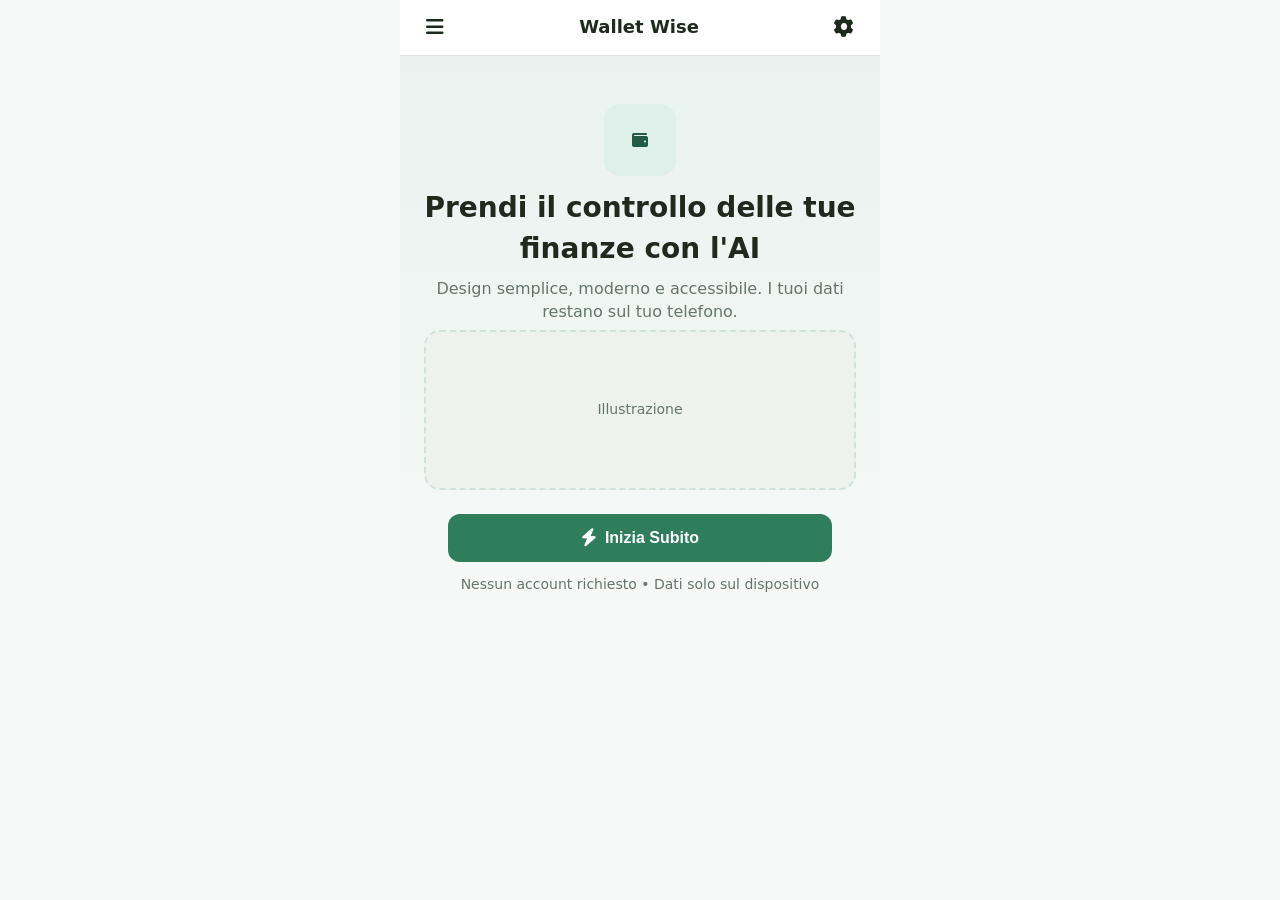
<file: design/index.html>
<!doctype html>
<html lang="it">
<head>
  <meta charset="utf-8" />
  <meta name="viewport" content="width=device-width, initial-scale=1" />
  <title>Wallet Wise - Welcome</title>
  <link rel="stylesheet" href="style.css" />
  <link rel="stylesheet" href="https://cdnjs.cloudflare.com/ajax/libs/font-awesome/6.5.2/css/all.min.css"/>
  <script defer src="app.js"></script>
</head>
<body>
  <a class="skip-link" href="#main">Salta al contenuto</a>
  <div class="app">
    <header class="topbar" role="banner" aria-label="Intestazione app">
      <button class="icon-btn" aria-label="Menu" onclick="location.href='settings.html'"><i class="fa-solid fa-bars"></i></button>
      <div class="title">Wallet Wise</div>
      <div class="header-actions">
        <button class="icon-btn" aria-label="Impostazioni" onclick="location.href='settings.html'"><i class="fa-solid fa-gear"></i></button>
      </div>
    </header>

    <main id="main">
  <section class="hero reveal" aria-labelledby="welcome-title">
        <div class="logo" aria-hidden="true"><i class="fa-solid fa-wallet" aria-hidden="true"></i></div>
        <h1 id="welcome-title">Prendi il controllo delle tue finanze con l'AI</h1>
        <p>Design semplice, moderno e accessibile. I tuoi dati restano sul tuo telefono.</p>
  <div class="illustration skeleton" role="img" aria-label="Persona che guarda un telefono con grafici positivi">
          Illustrazione
        </div>
        <div class="container">
          <button class="btn btn-primary btn-block" onclick="location.href='onboarding-features.html'"><i class="fa-solid fa-bolt"></i> Inizia Subito</button>
          <p class="center small mt-12">Nessun account richiesto • Dati solo sul dispositivo</p>
        </div>
      </section>
    </main>
  </div>
</body>
</html>
</file>
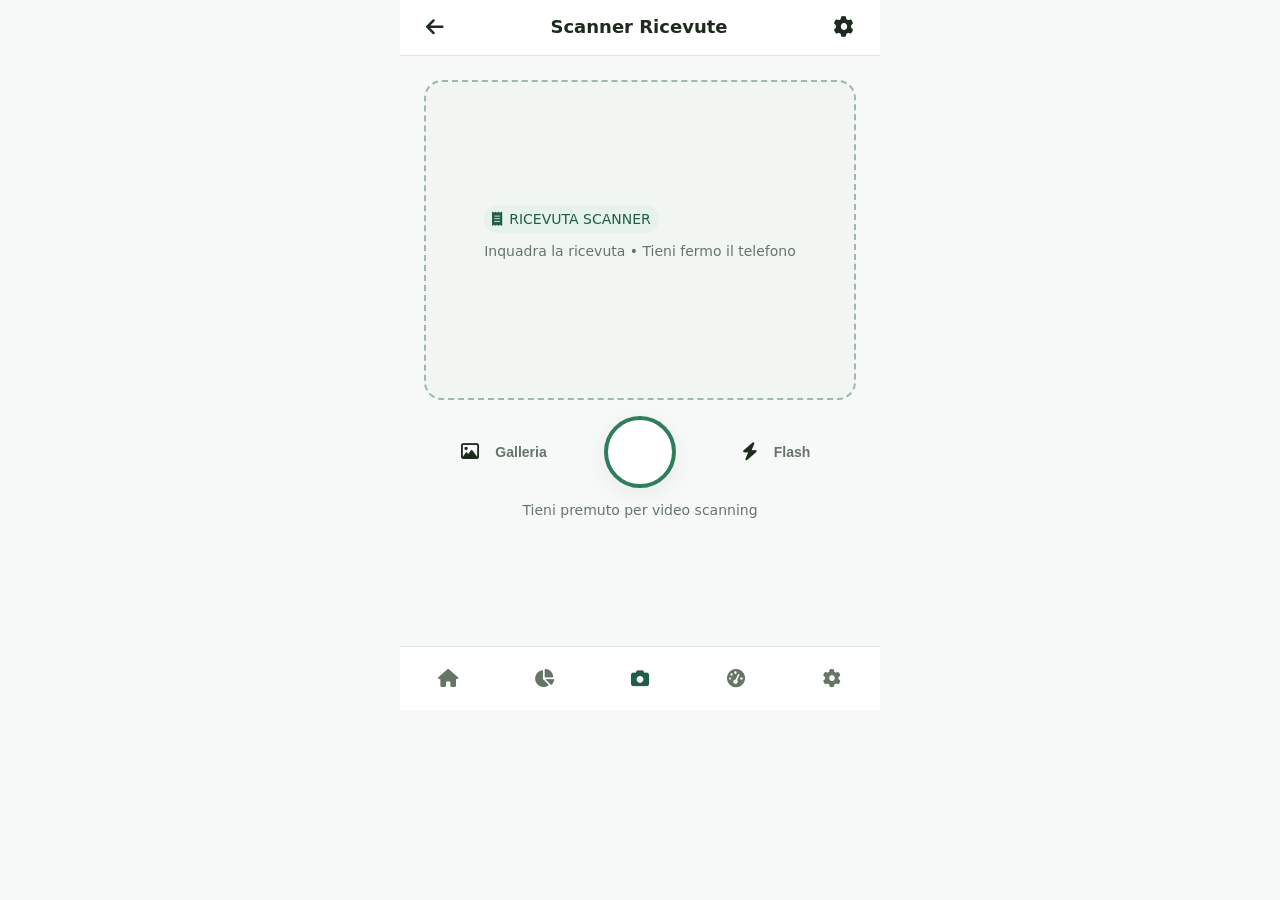
<file: design/camera-ocr.html>
<!doctype html>
<html lang="it">
<head>
  <meta charset="utf-8" />
  <meta name="viewport" content="width=device-width, initial-scale=1" />
  <title>Fotocamera OCR</title>
  <link rel="stylesheet" href="style.css" />
  <link rel="stylesheet" href="https://cdnjs.cloudflare.com/ajax/libs/font-awesome/6.5.2/css/all.min.css"/>
  <script defer src="app.js"></script>
</head>
<body>
  <a class="skip-link" href="#main">Salta al contenuto</a>
  <div class="app">
    <header class="topbar">
      <button class="icon-btn" aria-label="Indietro" onclick="history.back()"><i class="fa-solid fa-arrow-left"></i></button>
      <div class="title">Scanner Ricevute</div>
      <button class="icon-btn" aria-label="Impostazioni"><i class="fa-solid fa-gear"></i></button>
    </header>

  <main id="main" class="container">
    <div class="viewfinder reveal" role="img" aria-label="Inquadra la ricevuta all'interno del riquadro guida">
        <div>
          <div class="badge"><i class="fa-solid fa-receipt" aria-hidden="true"></i> RICEVUTA SCANNER</div>
      <p class="small center mt-8">Inquadra la ricevuta • Tieni fermo il telefono</p>
        </div>
      </div>

    <div class="controls-row reveal" aria-label="Controlli fotocamera">
        <button class="btn btn-ghost" aria-label="Apri galleria"><i class="fa-regular fa-image"></i><br><span class="small">Galleria</span></button>
        <button class="capture-btn" aria-label="Scatta foto"></button>
        <button class="btn btn-ghost" aria-label="Attiva/disattiva flash"><i class="fa-solid fa-bolt"></i><br><span class="small">Flash</span></button>
      </div>

    <p class="small center mt-12">Tieni premuto per video scanning</p>
      <div class="bottom-space"></div>
    </main>

    <nav class="bottom-nav" role="navigation" aria-label="Navigazione inferiore">
      <a href="dashboard.html" aria-label="Home"><i class="fa-solid fa-house"></i><span class="visually-hidden">Home</span></a>
      <a href="report.html" aria-label="Report"><i class="fa-solid fa-chart-pie"></i><span class="visually-hidden">Report</span></a>
      <a href="camera-ocr.html" aria-current="page" aria-label="Fotocamera"><i class="fa-solid fa-camera"></i><span class="visually-hidden">Fotocamera</span></a>
      <a href="health-score.html" aria-label="Health Score"><i class="fa-solid fa-gauge-high"></i><span class="visually-hidden">Health Score</span></a>
      <a href="settings.html" aria-label="Impostazioni"><i class="fa-solid fa-gear"></i><span class="visually-hidden">Impostazioni</span></a>
    </nav>
  </div>
</body>
</html>
</file>
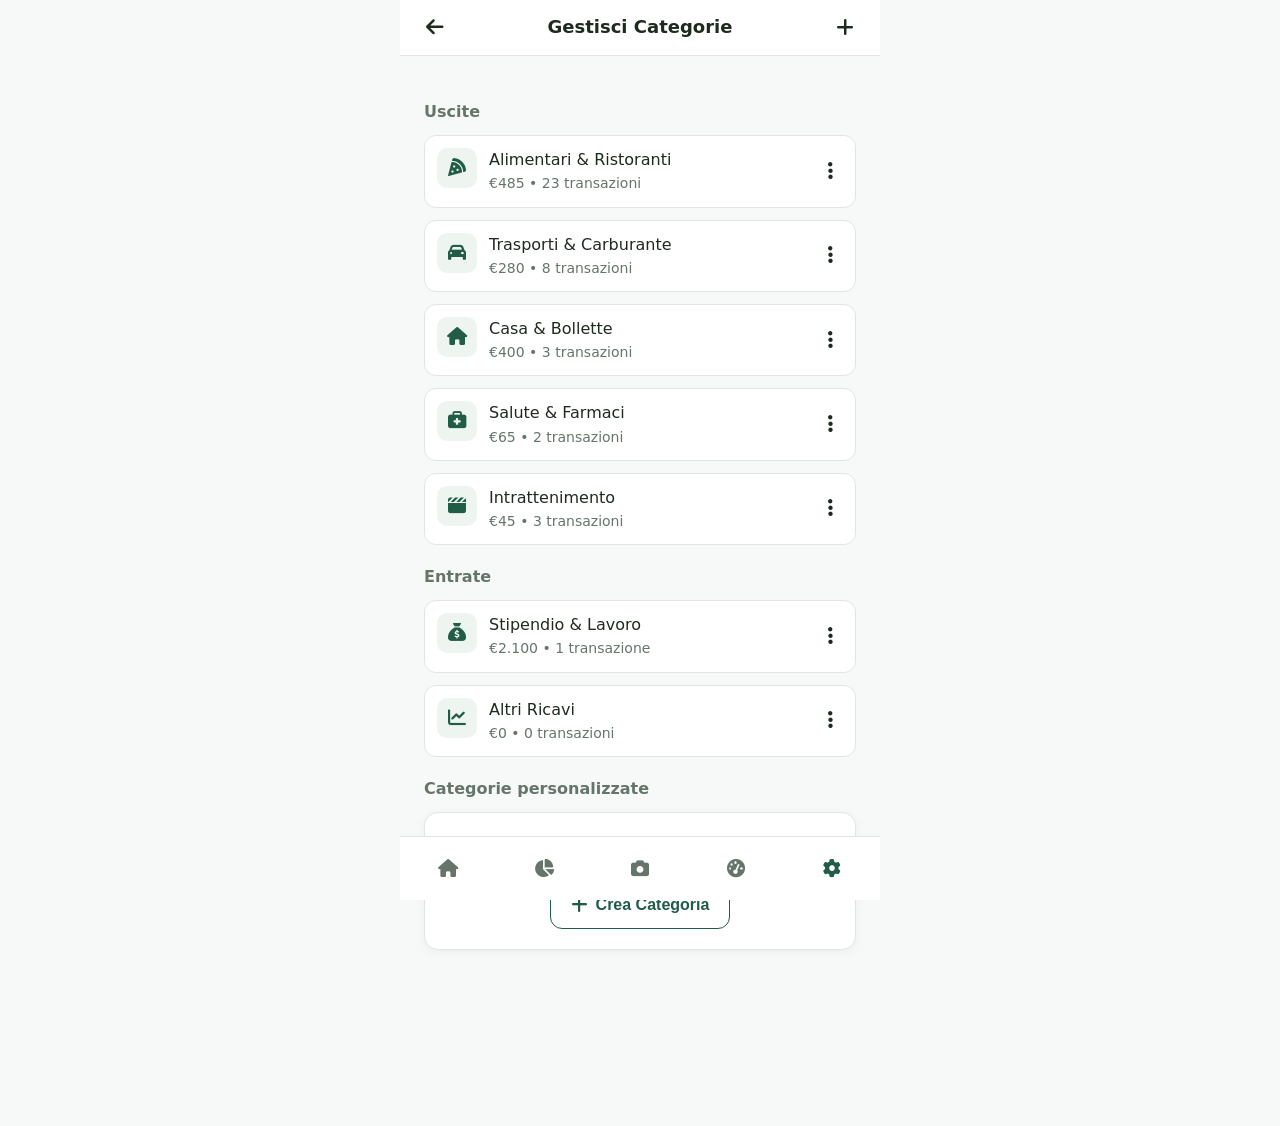
<file: design/categories.html>
<!doctype html>
<html lang="it">
<head>
  <meta charset="utf-8" />
  <meta name="viewport" content="width=device-width, initial-scale=1" />
  <title>Gestisci Categorie</title>
  <link rel="stylesheet" href="style.css" />
  <link rel="stylesheet" href="https://cdnjs.cloudflare.com/ajax/libs/font-awesome/6.5.2/css/all.min.css"/>
  <script defer src="app.js"></script>
</head>
<body>
  <a class="skip-link" href="#main">Salta al contenuto</a>
  <div class="app">
    <header class="topbar">
      <button class="icon-btn" aria-label="Indietro" onclick="history.back()"><i class="fa-solid fa-arrow-left"></i></button>
      <div class="title">Gestisci Categorie</div>
      <button class="icon-btn" aria-label="Aggiungi" onclick="alert('Crea categoria')"><i class="fa-solid fa-plus"></i></button>
    </header>

    <main id="main" class="container">
  <h2 class="section-title">Uscite</h2>
      <section class="list reveal">
        <div class="list-item" data-i="0">
          <div class="icon"><i class="fa-solid fa-pizza-slice"></i></div>
          <div>Alimentari & Ristoranti<br><span class="small">€485 • 23 transazioni</span></div>
          <button class="icon-btn" aria-label="Azioni categoria"><i class="fa-solid fa-ellipsis-vertical"></i></button>
        </div>
  <div class="list-item" data-i="1">
          <div class="icon"><i class="fa-solid fa-car"></i></div>
          <div>Trasporti & Carburante<br><span class="small">€280 • 8 transazioni</span></div>
          <button class="icon-btn" aria-label="Azioni categoria"><i class="fa-solid fa-ellipsis-vertical"></i></button>
        </div>
  <div class="list-item" data-i="2">
          <div class="icon"><i class="fa-solid fa-house"></i></div>
          <div>Casa & Bollette<br><span class="small">€400 • 3 transazioni</span></div>
          <button class="icon-btn" aria-label="Azioni categoria"><i class="fa-solid fa-ellipsis-vertical"></i></button>
        </div>
  <div class="list-item" data-i="3">
          <div class="icon"><i class="fa-solid fa-briefcase-medical"></i></div>
          <div>Salute & Farmaci<br><span class="small">€65 • 2 transazioni</span></div>
          <button class="icon-btn" aria-label="Azioni categoria"><i class="fa-solid fa-ellipsis-vertical"></i></button>
        </div>
  <div class="list-item" data-i="4">
          <div class="icon"><i class="fa-solid fa-clapperboard"></i></div>
          <div>Intrattenimento<br><span class="small">€45 • 3 transazioni</span></div>
          <button class="icon-btn" aria-label="Azioni categoria"><i class="fa-solid fa-ellipsis-vertical"></i></button>
        </div>
      </section>

  <h2 class="section-title">Entrate</h2>
      <section class="list reveal">
        <div class="list-item" data-i="0">
          <div class="icon"><i class="fa-solid fa-sack-dollar"></i></div>
          <div>Stipendio & Lavoro<br><span class="small">€2.100 • 1 transazione</span></div>
          <button class="icon-btn" aria-label="Azioni categoria"><i class="fa-solid fa-ellipsis-vertical"></i></button>
        </div>
  <div class="list-item" data-i="1">
          <div class="icon"><i class="fa-solid fa-chart-line"></i></div>
          <div>Altri Ricavi<br><span class="small">€0 • 0 transazioni</span></div>
          <button class="icon-btn" aria-label="Azioni categoria"><i class="fa-solid fa-ellipsis-vertical"></i></button>
        </div>
      </section>

  <h2 class="section-title">Categorie personalizzate</h2>
  <section class="card center reveal">
        <p class="small">Nessuna categoria personalizzata</p>
        <button class="btn btn-outline"><i class="fa-solid fa-plus"></i> Crea Categoria</button>
      </section>

      <div class="bottom-space"></div>
    </main>

    <nav class="bottom-nav" role="navigation" aria-label="Navigazione inferiore">
      <a href="dashboard.html" aria-label="Home"><i class="fa-solid fa-house"></i><span class="visually-hidden">Home</span></a>
      <a href="report.html" aria-label="Report"><i class="fa-solid fa-chart-pie"></i><span class="visually-hidden">Report</span></a>
      <a href="camera-ocr.html" aria-label="Fotocamera"><i class="fa-solid fa-camera"></i><span class="visually-hidden">Fotocamera</span></a>
      <a href="health-score.html" aria-label="Health Score"><i class="fa-solid fa-gauge-high"></i><span class="visually-hidden">Health Score</span></a>
      <a href="settings.html" aria-current="page" aria-label="Impostazioni"><i class="fa-solid fa-gear"></i><span class="visually-hidden">Impostazioni</span></a>
    </nav>
  </div>
</body>
</html>
</file>
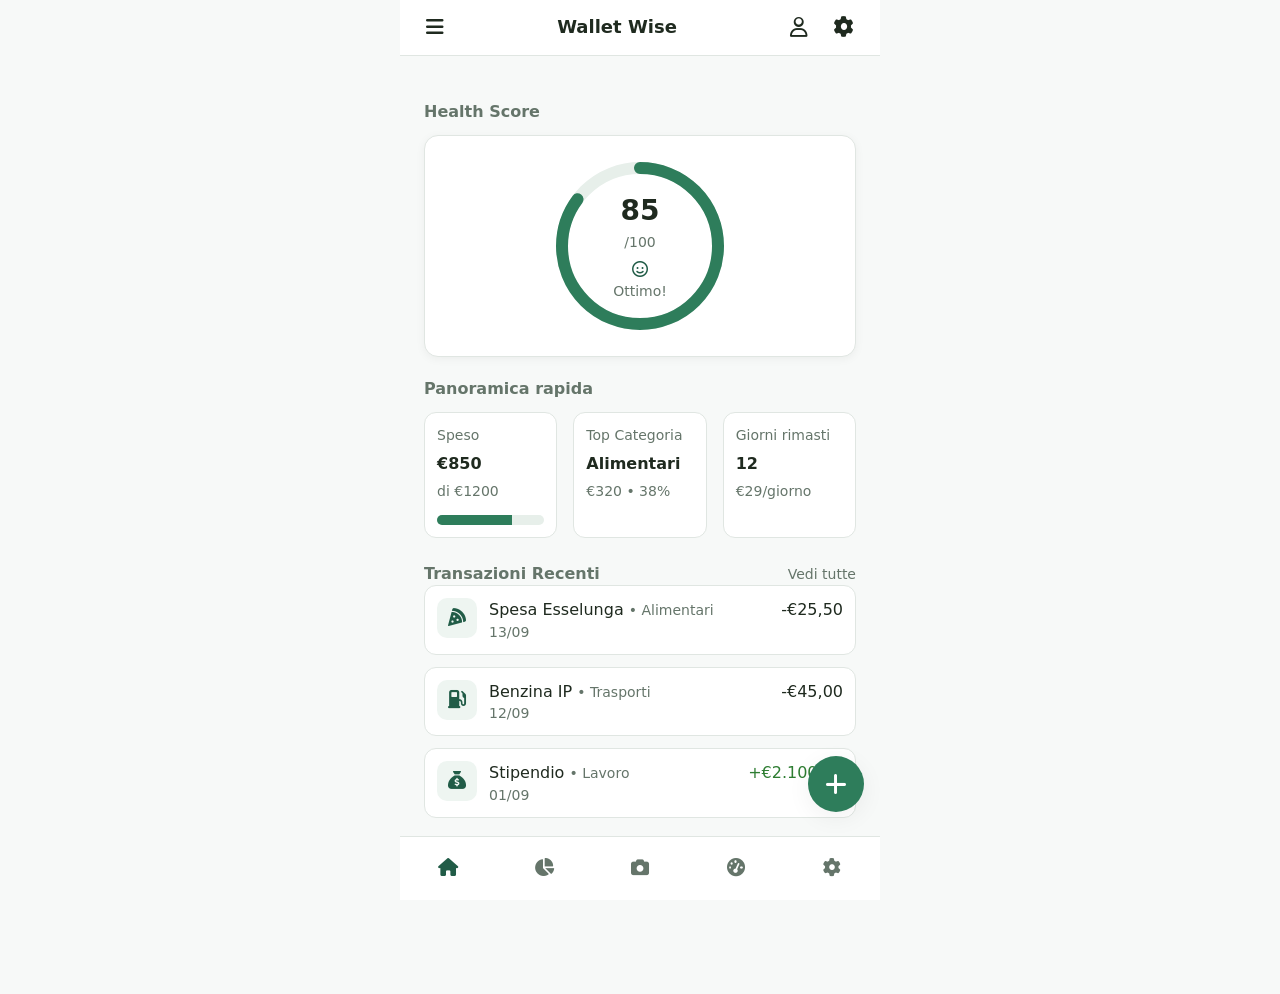
<file: design/dashboard.html>
<!doctype html>
<html lang="it">
<head>
  <meta charset="utf-8" />
  <meta name="viewport" content="width=device-width, initial-scale=1" />
  <title>Wallet Wise - Dashboard</title>
  <link rel="stylesheet" href="style.css" />
  <link rel="stylesheet" href="https://cdnjs.cloudflare.com/ajax/libs/font-awesome/6.5.2/css/all.min.css"/>
  <script defer src="app.js"></script>
</head>
<body>
  <a class="skip-link" href="#main">Salta al contenuto</a>
  <div class="app">
    <header class="topbar" role="banner">
      <button class="icon-btn" aria-label="Apri menu"><i class="fa-solid fa-bars"></i></button>
      <div class="title">Wallet Wise</div>
      <div class="header-actions">
        <button class="icon-btn" aria-label="Profilo"><i class="fa-regular fa-user"></i></button>
        <button class="icon-btn" aria-label="Impostazioni" onclick="location.href='settings.html'"><i class="fa-solid fa-gear"></i></button>
      </div>
    </header>

    <main id="main" class="container">
      <h2 class="section-title">Health Score</h2>
      <section class="card reveal" aria-labelledby="hs-title">
        <div id="hs-title" class="visually-hidden">Punteggio Salute Finanziaria</div>
        <div class="progress-ring" aria-label="Punteggio 85 su 100" role="img">
          <svg width="180" height="180">
            <circle cx="90" cy="90" r="78" stroke="#E7EFEA" stroke-width="12" fill="none"/>
            <circle cx="90" cy="90" r="78" stroke="var(--primary)" stroke-width="12" stroke-linecap="round" fill="none"
              stroke-dasharray="490" stroke-dashoffset="73"/>
          </svg>
          <div class="center">
            <div class="score">85</div>
            <div class="sub">/100</div>
            <div class="icon"><i class="fa-regular fa-face-smile"></i></div>
            <div class="small">Ottimo!</div>
          </div>
        </div>
      </section>

  <h2 class="section-title">Panoramica rapida</h2>
  <section class="grid-3 reveal">
        <div class="kpi reveal" aria-label="Speso 850 di 1200">
          <div class="label">Speso</div>
          <div class="value">€850</div>
          <div class="small">di €1200</div>
          <div class="progress-bar mt-8" aria-hidden="true"><span class="w-70"></span></div>
        </div>
        <div class="kpi reveal" aria-label="Top categoria Alimentari €320 38%">
          <div class="label">Top Categoria</div>
          <div class="value">Alimentari</div>
          <div class="small">€320 • 38%</div>
        </div>
        <div class="kpi reveal" aria-label="Giorni rimasti 12, €29/giorno">
          <div class="label">Giorni rimasti</div>
          <div class="value">12</div>
          <div class="small">€29/giorno</div>
        </div>
      </section>

      <div class="row mt-24 jc-between ai-center">
        <h2 class="section-title m-0">Transazioni Recenti</h2>
        <a href="transactions.html" class="small">Vedi tutte</a>
      </div>
      <section class="list" aria-label="Transazioni recenti">
  <article class="list-item reveal" data-i="0">
          <div class="icon" aria-hidden="true"><i class="fa-solid fa-pizza-slice"></i></div>
          <div>
            <div>Spesa Esselunga <span class="small">• Alimentari</span></div>
            <div class="meta">13/09</div>
          </div>
          <div aria-label="Importo uscita">-€25,50</div>
        </article>
  <article class="list-item reveal" data-i="1">
          <div class="icon" aria-hidden="true"><i class="fa-solid fa-gas-pump"></i></div>
          <div>
            <div>Benzina IP <span class="small">• Trasporti</span></div>
            <div class="meta">12/09</div>
          </div>
          <div>-€45,00</div>
        </article>
  <article class="list-item reveal" data-i="2">
          <div class="icon" aria-hidden="true"><i class="fa-solid fa-sack-dollar"></i></div>
          <div>
            <div>Stipendio <span class="small">• Lavoro</span></div>
            <div class="meta">01/09</div>
          </div>
          <div class="text-success">+€2.100,00</div>
        </article>
      </section>
      <div class="bottom-space"></div>
    </main>

    <nav class="bottom-nav" role="navigation" aria-label="Navigazione inferiore">
      <a href="dashboard.html" aria-current="page" aria-label="Home"><i class="fa-solid fa-house"></i><span class="visually-hidden">Home</span></a>
      <a href="report.html" aria-label="Report"><i class="fa-solid fa-chart-pie"></i><span class="visually-hidden">Report</span></a>
      <a href="camera-ocr.html" aria-label="Fotocamera"><i class="fa-solid fa-camera"></i><span class="visually-hidden">Fotocamera</span></a>
      <a href="health-score.html" aria-label="Health Score"><i class="fa-solid fa-gauge-high"></i><span class="visually-hidden">Health Score</span></a>
      <a href="settings.html" aria-label="Impostazioni"><i class="fa-solid fa-gear"></i><span class="visually-hidden">Impostazioni</span></a>
    </nav>

    <button class="fab" aria-label="Aggiungi transazione" onclick="location.href='add-transaction.html'"><i class="fa-solid fa-plus"></i></button>
  </div>
</body>
</html>
</file>
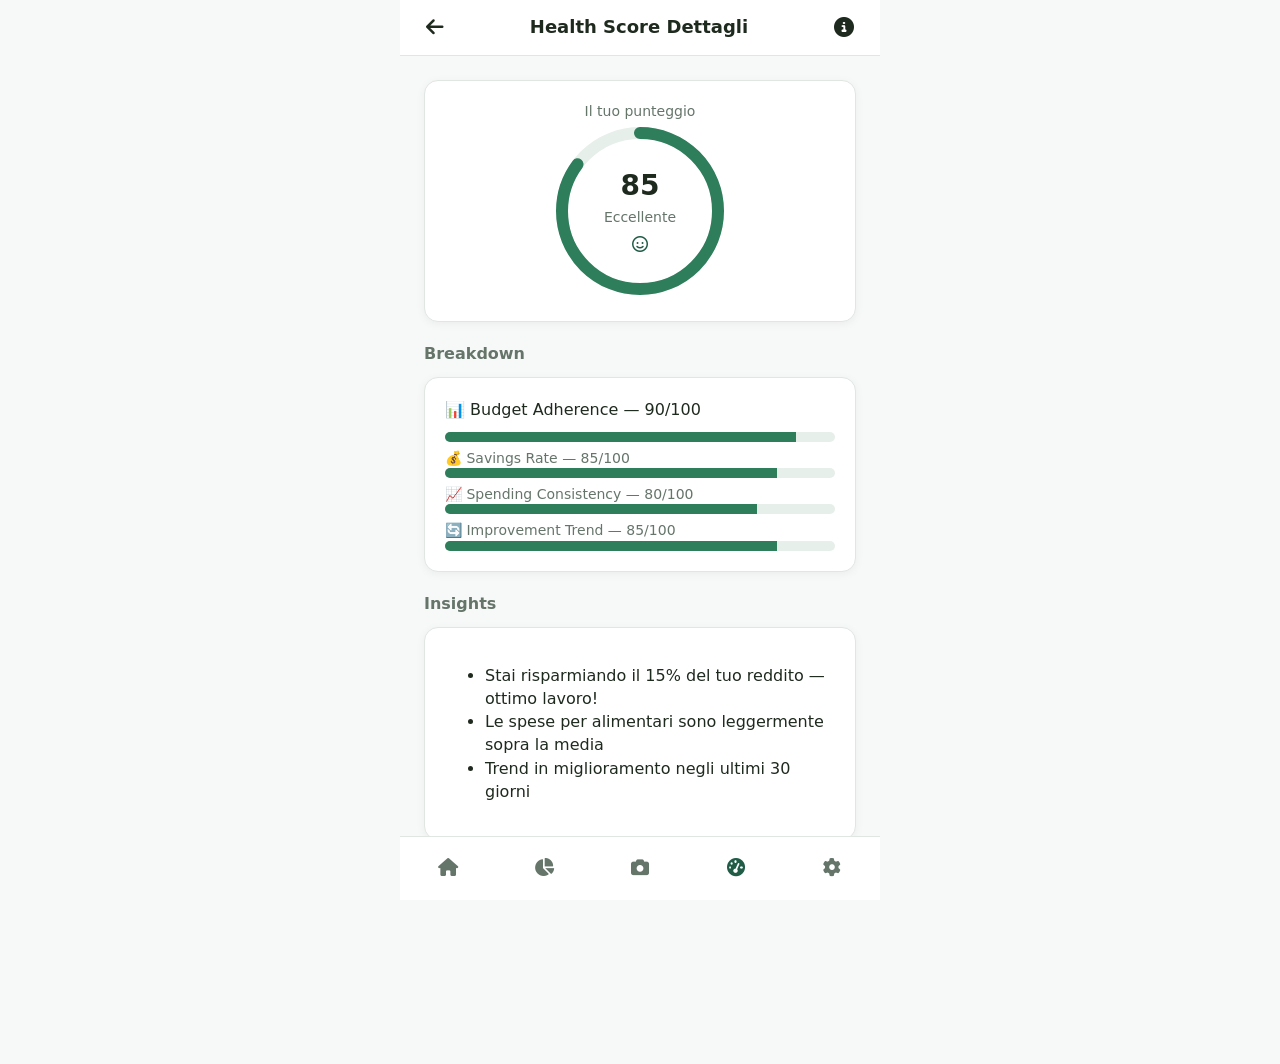
<file: design/health-score.html>
<!doctype html>
<html lang="it">
<head>
  <meta charset="utf-8" />
  <meta name="viewport" content="width=device-width, initial-scale=1" />
  <title>Health Score - Dettagli</title>
  <link rel="stylesheet" href="style.css" />
  <link rel="stylesheet" href="https://cdnjs.cloudflare.com/ajax/libs/font-awesome/6.5.2/css/all.min.css"/>
  <script defer src="app.js"></script>
</head>
<body>
  <a class="skip-link" href="#main">Salta al contenuto</a>
  <div class="app">
    <header class="topbar">
      <button class="icon-btn" aria-label="Indietro" onclick="history.back()"><i class="fa-solid fa-arrow-left"></i></button>
      <div class="title">Health Score Dettagli</div>
      <button class="icon-btn" aria-label="Informazioni"><i class="fa-solid fa-circle-info"></i></button>
    </header>

    <main id="main" class="container">
  <section class="card center reveal">
        <div class="small">Il tuo punteggio</div>
        <div class="progress-ring" aria-label="Punteggio 85 su 100" role="img">
          <svg width="180" height="180">
            <circle cx="90" cy="90" r="78" stroke="#E7EFEA" stroke-width="12" fill="none"/>
            <circle cx="90" cy="90" r="78" stroke="var(--primary)" stroke-width="12" stroke-linecap="round" fill="none"
              stroke-dasharray="490" stroke-dashoffset="73"/>
          </svg>
          <div class="center">
            <div class="score">85</div>
            <div class="sub">Eccellente</div>
            <div class="icon"><i class="fa-regular fa-face-smile"></i></div>
          </div>
        </div>
      </section>

      <h2 class="section-title">Breakdown</h2>
      <section class="card reveal">
        <div class="mb-10">📊 Budget Adherence — 90/100</div>
        <div class="progress-bar" aria-label="Budget Adherence 90%"><span class="w-90"></span></div>

        <div class="label-row">
          <span>💰 Savings Rate — 85/100</span>
        </div>
  <div class="progress-bar" aria-label="Savings Rate 85%"><span class="w-85"></span></div>

        <div class="label-row">
          <span>📈 Spending Consistency — 80/100</span>
        </div>
  <div class="progress-bar" aria-label="Spending Consistency 80%"><span class="w-80"></span></div>

        <div class="label-row">
          <span>🔄 Improvement Trend — 85/100</span>
        </div>
  <div class="progress-bar" aria-label="Improvement Trend 85%"><span class="w-85"></span></div>
      </section>

  <h2 class="section-title">Insights</h2>
  <section class="card reveal">
        <ul>
          <li>Stai risparmiando il 15% del tuo reddito — ottimo lavoro!</li>
          <li>Le spese per alimentari sono leggermente sopra la media</li>
          <li>Trend in miglioramento negli ultimi 30 giorni</li>
        </ul>
      </section>

  <button class="btn btn-primary btn-block reveal"><i class="fa-solid fa-wand-magic-sparkles"></i> Migliora il Punteggio</button>
      <div class="bottom-space"></div>
    </main>

    <nav class="bottom-nav" role="navigation" aria-label="Navigazione inferiore">
      <a href="dashboard.html" aria-label="Home"><i class="fa-solid fa-house"></i><span class="visually-hidden">Home</span></a>
      <a href="report.html" aria-label="Report"><i class="fa-solid fa-chart-pie"></i><span class="visually-hidden">Report</span></a>
      <a href="camera-ocr.html" aria-label="Fotocamera"><i class="fa-solid fa-camera"></i><span class="visually-hidden">Fotocamera</span></a>
      <a href="health-score.html" aria-current="page" aria-label="Health Score"><i class="fa-solid fa-gauge-high"></i><span class="visually-hidden">Health Score</span></a>
      <a href="settings.html" aria-label="Impostazioni"><i class="fa-solid fa-gear"></i><span class="visually-hidden">Impostazioni</span></a>
    </nav>
  </div>
</body>
</html>
</file>
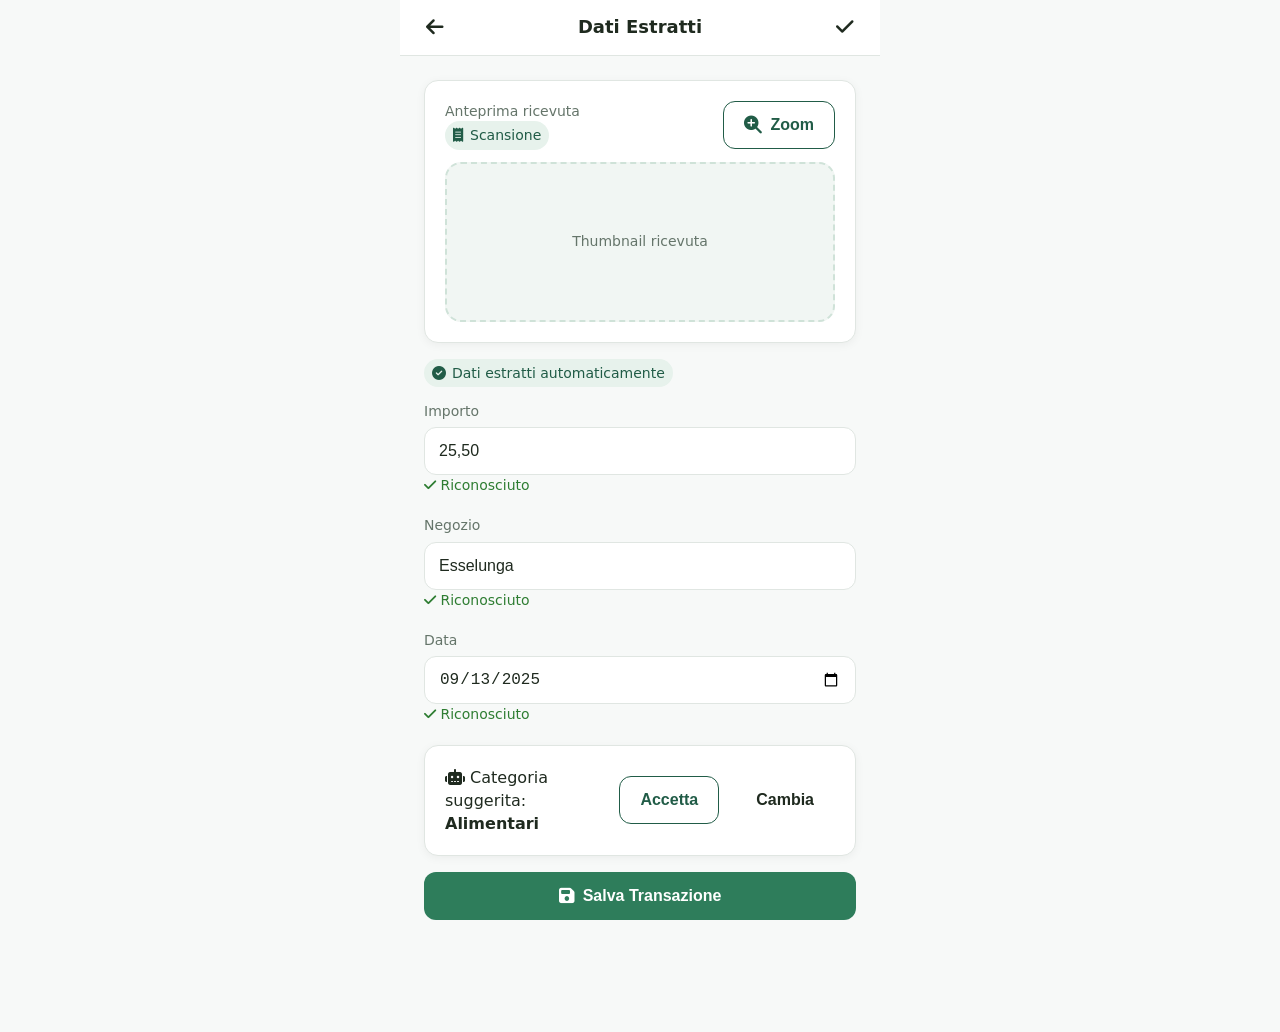
<file: design/ocr-results.html>
<!doctype html>
<html lang="it">
<head>
  <meta charset="utf-8" />
  <meta name="viewport" content="width=device-width, initial-scale=1" />
  <title>Dati Estratti - OCR</title>
  <link rel="stylesheet" href="style.css" />
  <link rel="stylesheet" href="https://cdnjs.cloudflare.com/ajax/libs/font-awesome/6.5.2/css/all.min.css"/>
  <script defer src="app.js"></script>
</head>
<body>
  <a class="skip-link" href="#main">Salta al contenuto</a>
  <div class="app">
    <header class="topbar">
      <button class="icon-btn" aria-label="Indietro" onclick="history.back()"><i class="fa-solid fa-arrow-left"></i></button>
      <div class="title">Dati Estratti</div>
      <button class="icon-btn" aria-label="Conferma" onclick="alert('Salvato!')"><i class="fa-solid fa-check"></i></button>
    </header>

    <main id="main" class="container">
      <section class="card reveal">
        <div class="row jc-between ai-center">
          <div>
            <div class="small">Anteprima ricevuta</div>
            <div class="badge"><i class="fa-solid fa-receipt"></i> Scansione</div>
          </div>
          <button class="btn btn-outline"><i class="fa-solid fa-magnifying-glass-plus"></i> Zoom</button>
        </div>
        <div class="illustration mt-12" aria-hidden="true">Thumbnail ricevuta</div>
      </section>

      <p class="badge mt-16"><i class="fa-solid fa-circle-check"></i> Dati estratti automaticamente</p>

      <div class="field">
        <label for="amount">Importo</label>
        <input id="amount" class="input" value="25,50" aria-describedby="importo-ok" />
  <div id="importo-ok" class="small text-success"><i class="fa-solid fa-check"></i> Riconosciuto</div>
      </div>

      <div class="field">
        <label for="store">Negozio</label>
        <input id="store" class="input" value="Esselunga" aria-describedby="store-ok" />
  <div id="store-ok" class="small text-success"><i class="fa-solid fa-check"></i> Riconosciuto</div>
      </div>

      <div class="field">
        <label for="date">Data</label>
        <input id="date" type="date" class="input" value="2025-09-13" aria-describedby="date-ok" />
  <div id="date-ok" class="small text-success"><i class="fa-solid fa-check"></i> Riconosciuto</div>
      </div>

      <section class="card reveal">
        <div class="row jc-between ai-center">
          <div><i class="fa-solid fa-robot" aria-hidden="true"></i> Categoria suggerita: <strong>Alimentari</strong></div>
          <div class="row">
            <button class="btn btn-outline">Accetta</button>
            <button class="btn btn-ghost">Cambia</button>
          </div>
        </div>
      </section>

  <button class="btn btn-primary btn-block mt-16 reveal"><i class="fa-solid fa-floppy-disk"></i> Salva Transazione</button>

      <div class="bottom-space"></div>
    </main>
  </div>
</body>
</html>
</file>
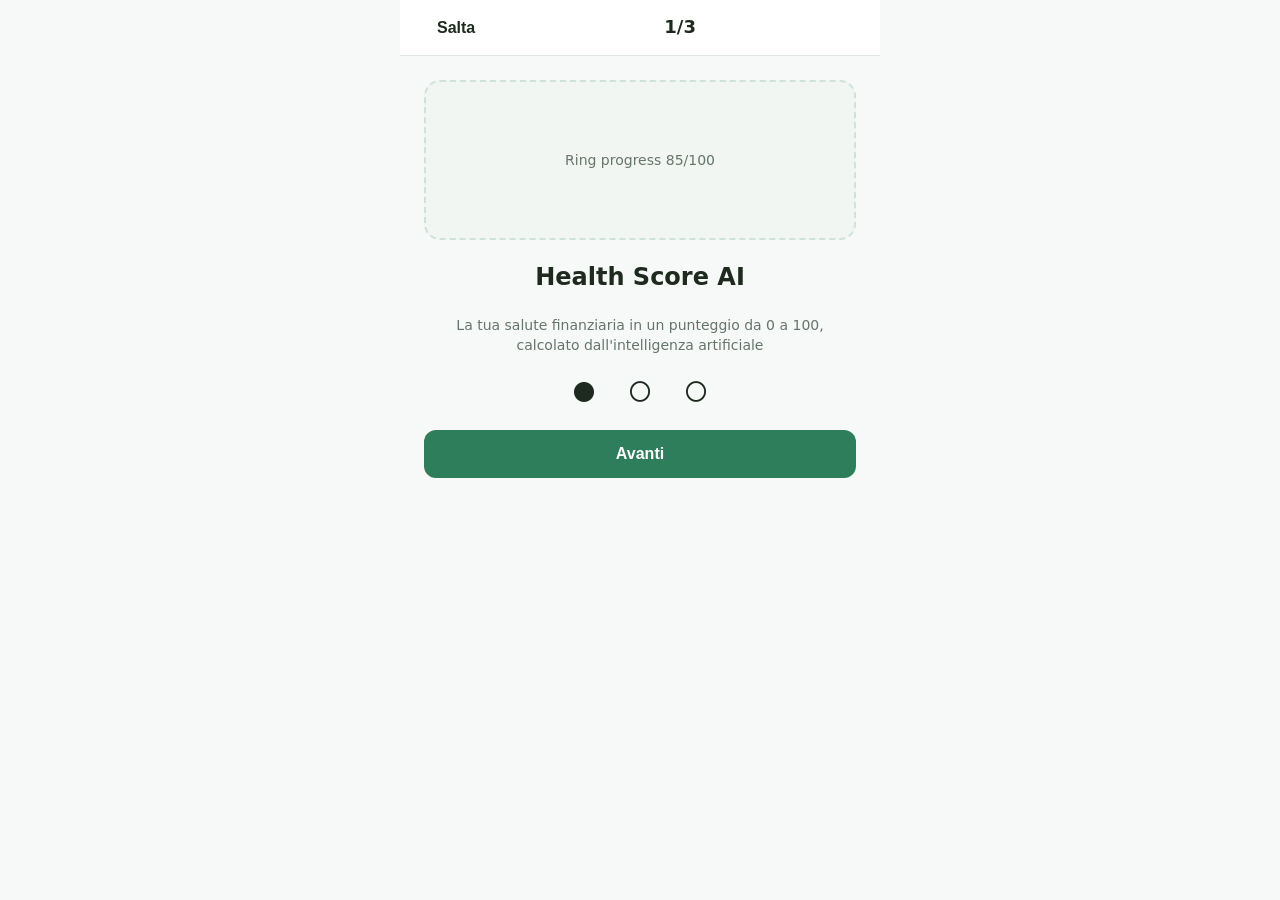
<file: design/onboarding-features.html>
<!doctype html>
<html lang="it">
<head>
  <meta charset="utf-8" />
  <meta name="viewport" content="width=device-width, initial-scale=1" />
  <title>Wallet Wise - Onboarding</title>
  <link rel="stylesheet" href="style.css" />
  <link rel="stylesheet" href="https://cdnjs.cloudflare.com/ajax/libs/font-awesome/6.5.2/css/all.min.css"/>
  <script defer src="app.js"></script>
</head>
<body>
  <a class="skip-link" href="#main">Salta al contenuto</a>
  <div class="app">
    <header class="topbar">
      <button class="btn btn-ghost" data-skip>Salta</button>
      <div class="title"><span data-progress>1/3</span></div>
      <span aria-hidden="true"></span>
    </header>

    <main id="main" class="container" data-slider>
      <section data-slide class="reveal">
        <div class="illustration" aria-hidden="true">Ring progress 85/100</div>
        <h2 class="center mt-20">Health Score AI</h2>
        <p class="center small">La tua salute finanziaria in un punteggio da 0 a 100, calcolato dall'intelligenza artificiale</p>
      </section>

      <section data-slide hidden class="reveal">
        <div class="illustration" aria-hidden="true">Smartphone che scansiona una ricevuta</div>
        <h2 class="center mt-20">Scansione Automatica</h2>
        <p class="center small">Fotografa le ricevute ed estraiamo automaticamente importo, data e negozio</p>
      </section>

      <section data-slide hidden class="reveal">
        <div class="illustration" aria-hidden="true">Scudo con lucchetto</div>
        <h2 class="center mt-20">Privacy Totale</h2>
        <p class="center small">Tutti i tuoi dati finanziari restano nel tuo telefono. Zero tracking, zero cloud</p>
      </section>

  <div class="row centered-row gap-16 my-16">
        <button class="icon-btn" data-dot aria-label="Vai alla slide 1"><i class="fa-solid fa-circle"></i></button>
        <button class="icon-btn" data-dot aria-label="Vai alla slide 2"><i class="fa-regular fa-circle"></i></button>
        <button class="icon-btn" data-dot aria-label="Vai alla slide 3"><i class="fa-regular fa-circle"></i></button>
      </div>

      <button class="btn btn-primary btn-block" data-next>Avanti</button>
    </main>
  </div>
</body>
</html>
</file>
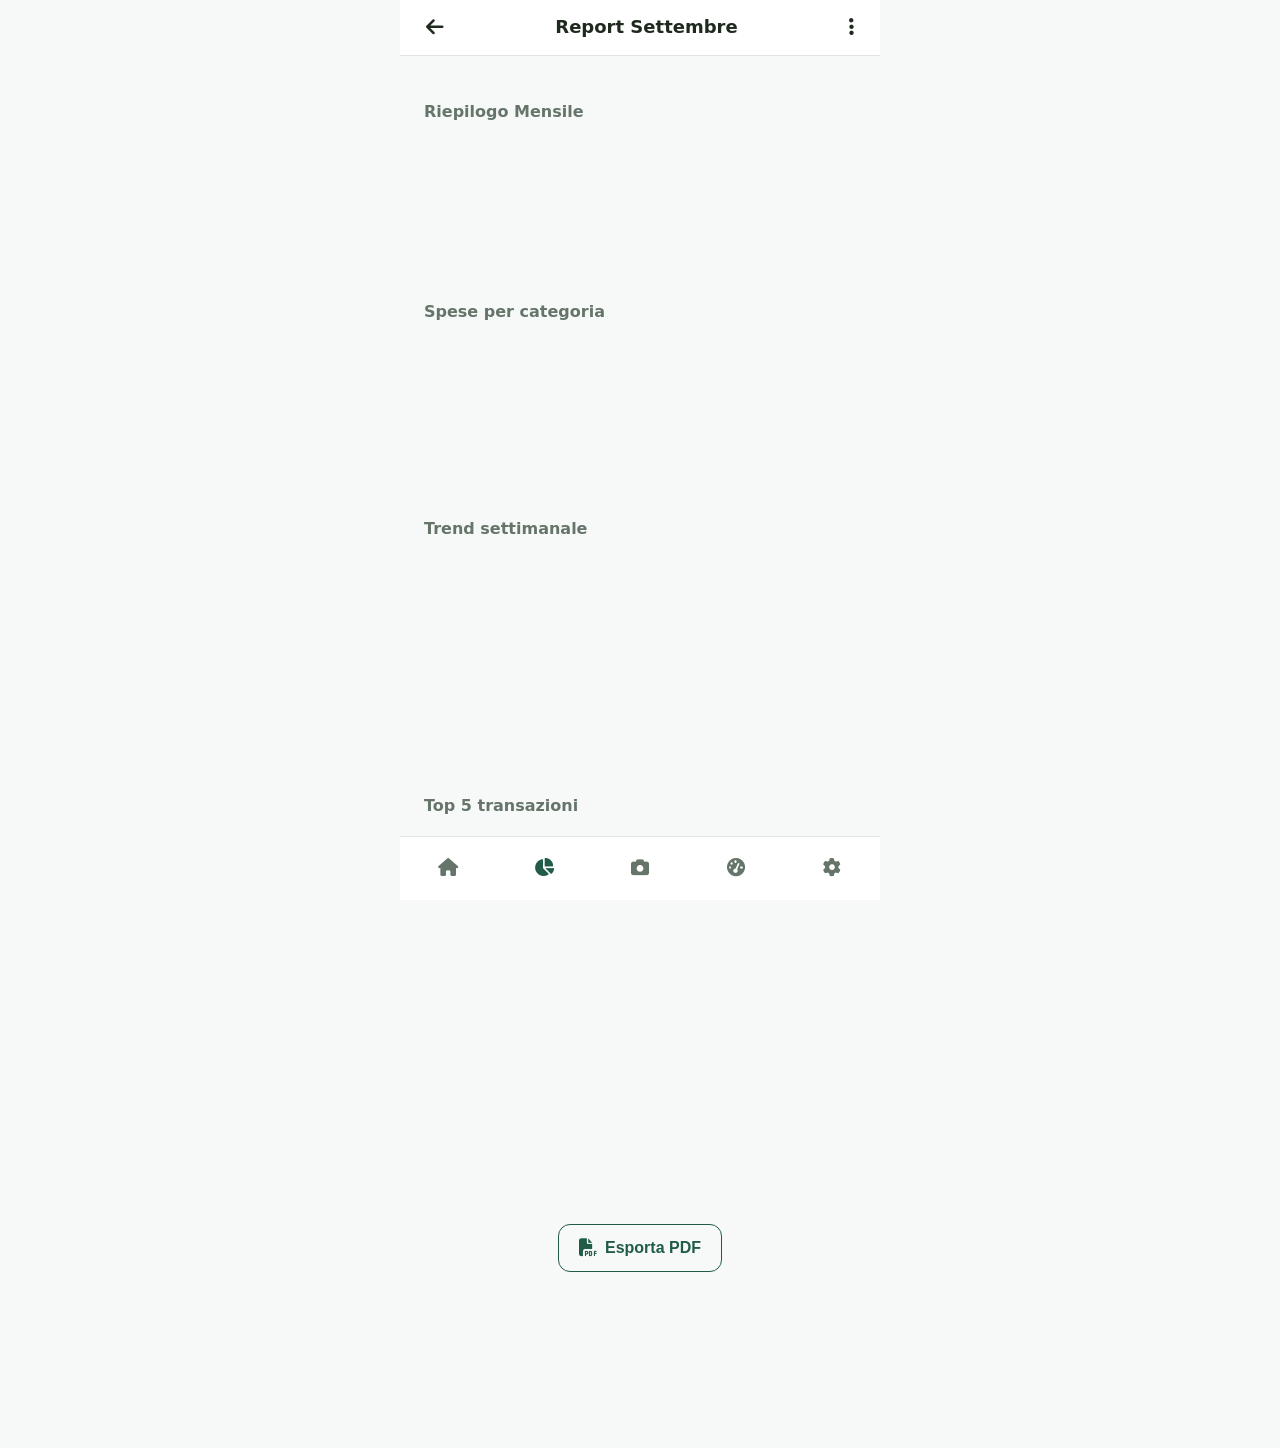
<file: design/report.html>
<!doctype html>
<html lang="it">
<head>
  <meta charset="utf-8" />
  <meta name="viewport" content="width=device-width, initial-scale=1" />
  <title>Report Mensile</title>
  <link rel="stylesheet" href="style.css" />
  <link rel="stylesheet" href="https://cdnjs.cloudflare.com/ajax/libs/font-awesome/6.5.2/css/all.min.css"/>
</head>
<body>
  <a class="skip-link" href="#main">Salta al contenuto</a>
  <div class="app">
    <header class="topbar">
      <button class="icon-btn" aria-label="Indietro" onclick="history.back()"><i class="fa-solid fa-arrow-left"></i></button>
      <div class="title">Report Settembre</div>
      <button class="icon-btn" aria-label="Altro"><i class="fa-solid fa-ellipsis-vertical"></i></button>
    </header>

    <main id="main" class="container">
      <h2 class="section-title">Riepilogo Mensile</h2>
      <section class="card reveal">
        <div class="row jc-between">
          <div>Entrate</div><div><strong>€2.100</strong> <i class="fa-solid fa-sack-dollar" aria-hidden="true"></i></div>
        </div>
        <div class="row jc-between mt-8">
          <div>Uscite</div><div><strong>€1.245</strong> <i class="fa-solid fa-money-bill-1-wave" aria-hidden="true"></i></div>
        </div>
        <hr class="divider">
        <div class="row jc-between">
          <div>Saldo</div><div><strong>€855</strong> <i class="fa-solid fa-circle-check" aria-hidden="true"></i></div>
        </div>
      </section>

      <h2 class="section-title">Spese per categoria</h2>
      <section class="card reveal">
        <div class="row gap-16 ai-center">
          <svg width="120" height="120" role="img" aria-label="Grafico a torta spese per categoria">
            <circle cx="60" cy="60" r="52" fill="#E7EFEA"/>
            <path d="M60,8 A52,52 0 0,1 97,102 L60,60 Z" fill="#2E7D5B"></path>
            <path d="M97,102 A52,52 0 0,1 22,80 L60,60 Z" fill="#9CCC9C"></path>
            <path d="M22,80 A52,52 0 0,1 60,8 L60,60 Z" fill="#CFE2D8"></path>
          </svg>
          <div>
            <div><i class="fa-solid fa-pizza-slice" aria-hidden="true"></i> Alimentari — €485 (39%)</div>
            <div><i class="fa-solid fa-house" aria-hidden="true"></i> Casa — €400 (32%)</div>
            <div><i class="fa-solid fa-car" aria-hidden="true"></i> Trasporti — €280 (23%)</div>
            <div><i class="fa-solid fa-briefcase-medical" aria-hidden="true"></i> Salute — €80 (6%)</div>
          </div>
        </div>
      </section>

      <h2 class="section-title">Trend settimanale</h2>
      <section class="card reveal">
        <div aria-hidden="true" class="small">S1 S2 S3 S4</div>
        <div class="grid4-bars">
          <div class="h-60 bg-primary-soft rounded-8"></div>
          <div class="h-120 bg-primary rounded-8"></div>
          <div class="h-90 bg-accent rounded-8"></div>
          <div class="h-70 bg-midtone rounded-8"></div>
        </div>
      </section>

      <h2 class="section-title">Top 5 transazioni</h2>
  <section class="list reveal">
        <div class="list-item">
          <div class="icon"><i class="fa-solid fa-house"></i></div><div>Affitto Casa</div><div>€800</div>
        </div>
        <div class="list-item">
          <div class="icon"><i class="fa-solid fa-basket-shopping"></i></div><div>Spesa Conad</div><div>€125</div>
        </div>
        <div class="list-item">
          <div class="icon"><i class="fa-solid fa-gas-pump"></i></div><div>Benzina Shell</div><div>€85</div>
        </div>
        <div class="list-item">
          <div class="icon"><i class="fa-solid fa-briefcase-medical"></i></div><div>Farmacia</div><div>€65</div>
        </div>
        <div class="list-item">
          <div class="icon"><i class="fa-solid fa-utensils"></i></div><div>Cena Ristorante</div><div>€45</div>
        </div>
      </section>

  <div class="center mt-16">
        <button class="btn btn-outline"><i class="fa-solid fa-file-pdf"></i> Esporta PDF</button>
      </div>
      <div class="bottom-space"></div>
    </main>

    <nav class="bottom-nav" role="navigation" aria-label="Navigazione inferiore">
      <a href="dashboard.html" aria-label="Home"><i class="fa-solid fa-house"></i><span class="visually-hidden">Home</span></a>
      <a href="report.html" aria-current="page" aria-label="Report"><i class="fa-solid fa-chart-pie"></i><span class="visually-hidden">Report</span></a>
      <a href="camera-ocr.html" aria-label="Fotocamera"><i class="fa-solid fa-camera"></i><span class="visually-hidden">Fotocamera</span></a>
      <a href="health-score.html" aria-label="Health Score"><i class="fa-solid fa-gauge-high"></i><span class="visually-hidden">Health Score</span></a>
      <a href="settings.html" aria-label="Impostazioni"><i class="fa-solid fa-gear"></i><span class="visually-hidden">Impostazioni</span></a>
    </nav>
  </div>
</body>
</html>
</file>
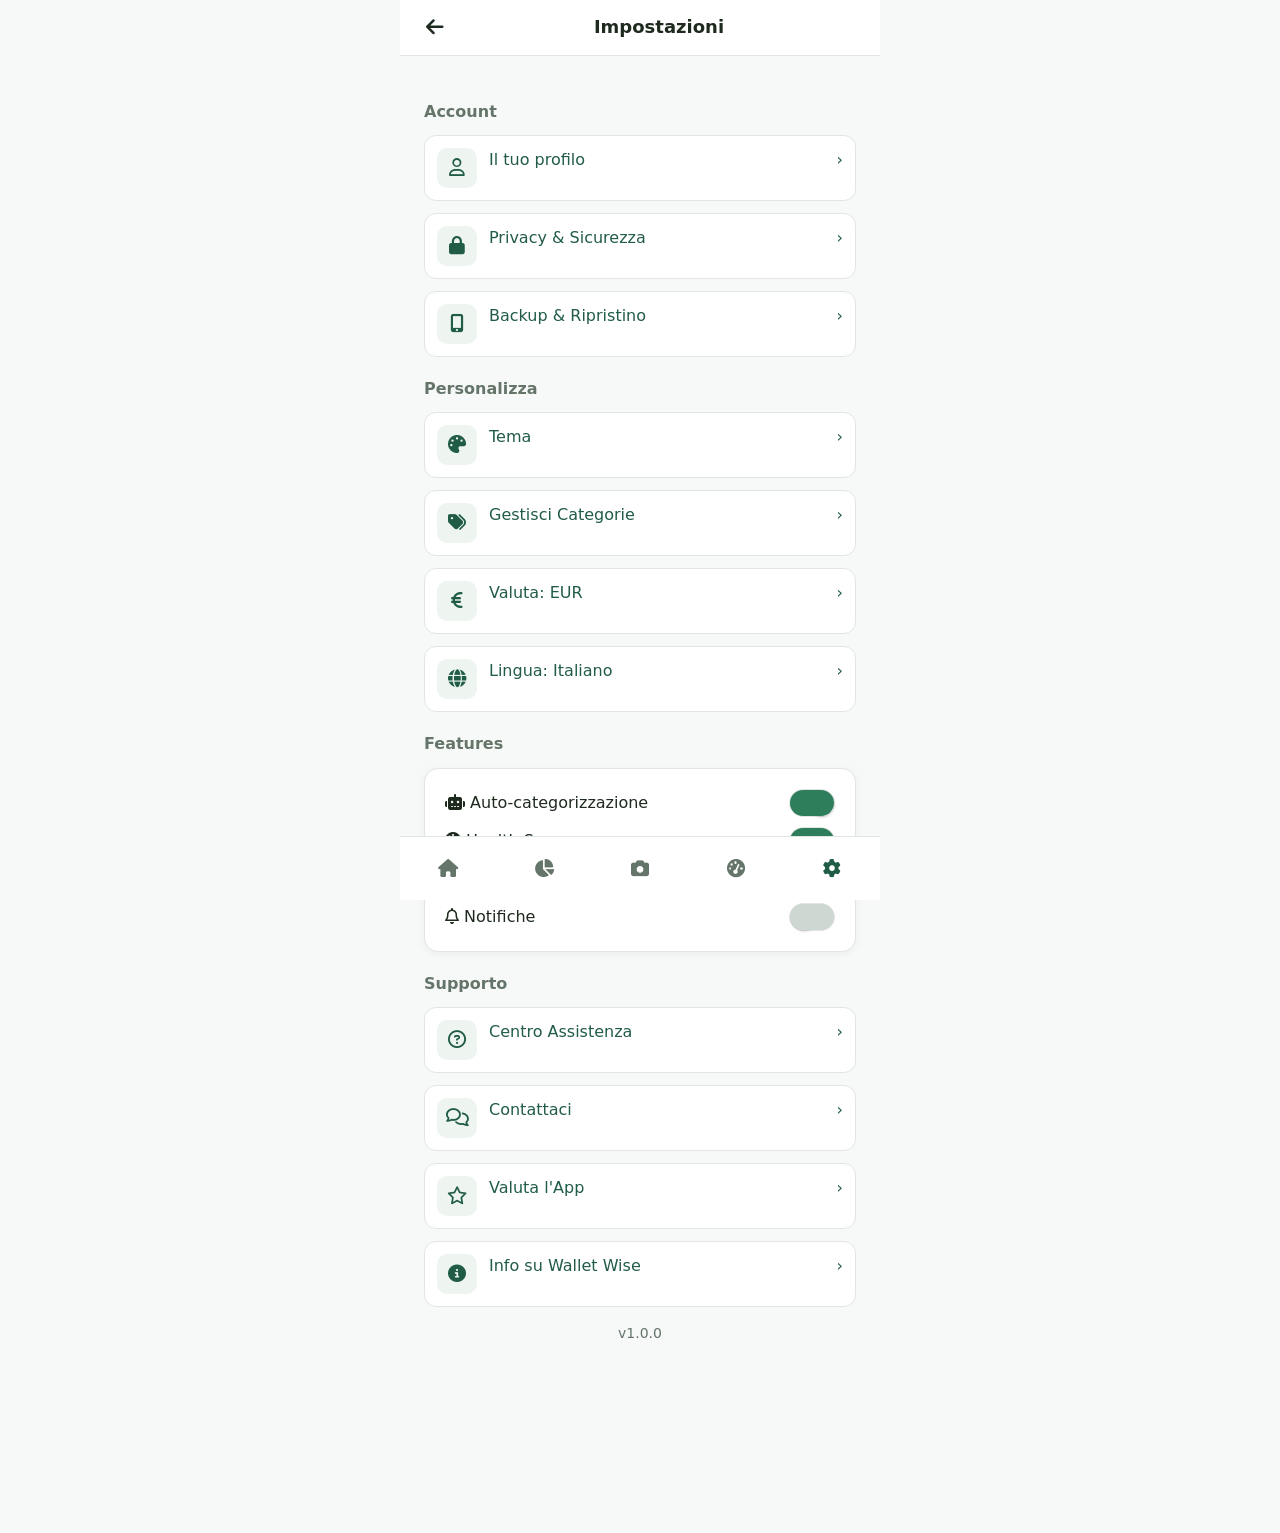
<file: design/settings.html>
<!doctype html>
<html lang="it">
<head>
  <meta charset="utf-8" />
  <meta name="viewport" content="width=device-width, initial-scale=1" />
  <title>Impostazioni</title>
  <link rel="stylesheet" href="style.css" />
  <link rel="stylesheet" href="https://cdnjs.cloudflare.com/ajax/libs/font-awesome/6.5.2/css/all.min.css"/>
  <script defer src="app.js"></script>
</head>
<body>
  <a class="skip-link" href="#main">Salta al contenuto</a>
  <div class="app">
    <header class="topbar">
      <button class="icon-btn" aria-label="Indietro" onclick="history.back()"><i class="fa-solid fa-arrow-left"></i></button>
      <div class="title">Impostazioni</div>
      <span aria-hidden="true"></span>
    </header>

    <main id="main" class="container">
      <h2 class="section-title">Account</h2>
  <section class="list reveal">
        <a class="list-item" href="#" role="button" aria-label="Il tuo profilo">
          <div class="icon"><i class="fa-regular fa-user"></i></div><div>Il tuo profilo</div><div>›</div>
        </a>
        <a class="list-item" href="#" role="button" aria-label="Privacy e Sicurezza">
          <div class="icon"><i class="fa-solid fa-lock"></i></div><div>Privacy & Sicurezza</div><div>›</div>
        </a>
        <a class="list-item" href="#" role="button" aria-label="Backup e Ripristino">
          <div class="icon"><i class="fa-solid fa-mobile-screen-button"></i></div><div>Backup & Ripristino</div><div>›</div>
        </a>
      </section>

      <h2 class="section-title">Personalizza</h2>
  <section class="list reveal">
        <a class="list-item" href="#" role="button" aria-label="Tema">
          <div class="icon"><i class="fa-solid fa-palette"></i></div><div>Tema</div><div>›</div>
        </a>
        <a class="list-item" href="categories.html" role="button" aria-label="Gestisci Categorie">
          <div class="icon"><i class="fa-solid fa-tags"></i></div><div>Gestisci Categorie</div><div>›</div>
        </a>
        <a class="list-item" href="#" role="button" aria-label="Valuta">
          <div class="icon"><i class="fa-solid fa-euro-sign"></i></div><div>Valuta: EUR</div><div>›</div>
        </a>
        <a class="list-item" href="#" role="button" aria-label="Lingua">
          <div class="icon"><i class="fa-solid fa-globe"></i></div><div>Lingua: Italiano</div><div>›</div>
        </a>
      </section>

      <h2 class="section-title">Features</h2>
      <section class="card reveal">
        <div class="row jc-between ai-center mb-10">
          <div><i class="fa-solid fa-robot" aria-hidden="true"></i> Auto-categorizzazione</div>
          <label class="toggle" aria-label="Auto-categorizzazione">
            <input type="checkbox" checked />
            <span class="knob"></span><span class="track"></span>
          </label>
        </div>
        <div class="row jc-between ai-center mb-10">
          <div><i class="fa-solid fa-gauge-high" aria-hidden="true"></i> Health Score</div>
          <label class="toggle" aria-label="Health Score">
            <input type="checkbox" checked />
            <span class="knob"></span><span class="track"></span>
          </label>
        </div>
        <div class="row jc-between ai-center mb-10">
          <div><i class="fa-solid fa-camera" aria-hidden="true"></i> OCR automatico</div>
          <label class="toggle" aria-label="OCR automatico">
            <input type="checkbox" />
            <span class="knob"></span><span class="track"></span>
          </label>
        </div>
        <div class="row jc-between ai-center">
          <div><i class="fa-regular fa-bell" aria-hidden="true"></i> Notifiche</div>
          <label class="toggle" aria-label="Notifiche">
            <input type="checkbox" />
            <span class="knob"></span><span class="track"></span>
          </label>
        </div>
      </section>

      <h2 class="section-title">Supporto</h2>
  <section class="list reveal">
        <a class="list-item" href="#" role="button" aria-label="Centro Assistenza">
          <div class="icon"><i class="fa-regular fa-circle-question"></i></div><div>Centro Assistenza</div><div>›</div>
        </a>
        <a class="list-item" href="#" role="button" aria-label="Contattaci">
          <div class="icon"><i class="fa-regular fa-comments"></i></div><div>Contattaci</div><div>›</div>
        </a>
        <a class="list-item" href="#" role="button" aria-label="Valuta l'App">
          <div class="icon"><i class="fa-regular fa-star"></i></div><div>Valuta l'App</div><div>›</div>
        </a>
        <a class="list-item" href="#" role="button" aria-label="Info su Wallet Wise">
          <div class="icon"><i class="fa-solid fa-circle-info"></i></div><div>Info su Wallet Wise</div><div>›</div>
        </a>
      </section>

  <p class="small center mt-16">v1.0.0</p>
      <div class="bottom-space"></div>
    </main>

    <nav class="bottom-nav" role="navigation" aria-label="Navigazione inferiore">
      <a href="dashboard.html" aria-label="Home"><i class="fa-solid fa-house"></i><span class="visually-hidden">Home</span></a>
      <a href="report.html" aria-label="Report"><i class="fa-solid fa-chart-pie"></i><span class="visually-hidden">Report</span></a>
      <a href="camera-ocr.html" aria-label="Fotocamera"><i class="fa-solid fa-camera"></i><span class="visually-hidden">Fotocamera</span></a>
      <a href="health-score.html" aria-label="Health Score"><i class="fa-solid fa-gauge-high"></i><span class="visually-hidden">Health Score</span></a>
      <a href="settings.html" aria-current="page" aria-label="Impostazioni"><i class="fa-solid fa-gear"></i><span class="visually-hidden">Impostazioni</span></a>
    </nav>
  </div>
</body>
</html>
</file>
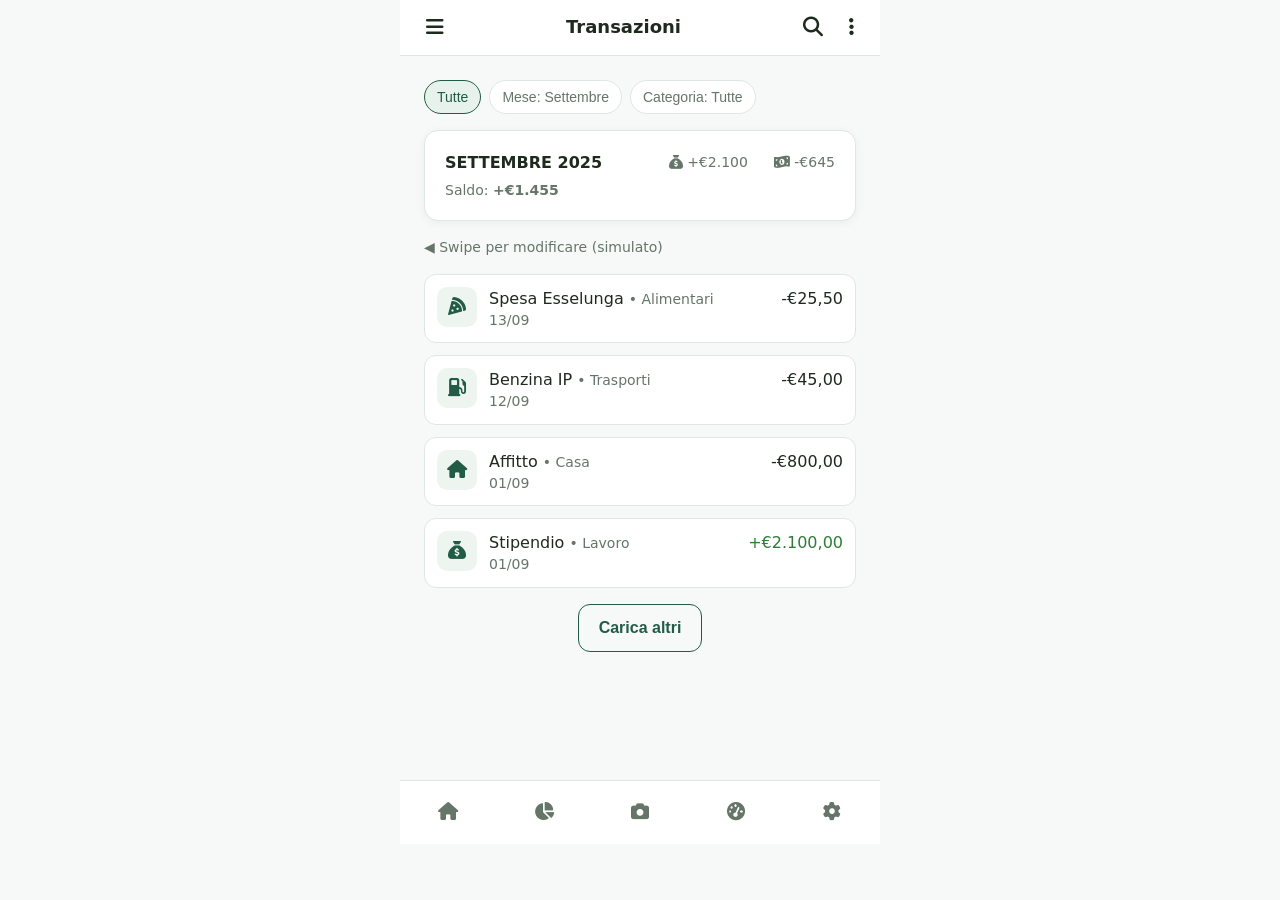
<file: design/transactions.html>
<!doctype html>
<html lang="it">
<head>
  <meta charset="utf-8" />
  <meta name="viewport" content="width=device-width, initial-scale=1" />
  <title>Transazioni</title>
  <link rel="stylesheet" href="style.css" />
  <link rel="stylesheet" href="https://cdnjs.cloudflare.com/ajax/libs/font-awesome/6.5.2/css/all.min.css"/>
  <script defer src="app.js"></script>
</head>
<body>
  <a class="skip-link" href="#main">Salta al contenuto</a>
  <div class="app">
    <header class="topbar">
      <button class="icon-btn" aria-label="Menu"><i class="fa-solid fa-bars"></i></button>
      <div class="title">Transazioni</div>
      <div class="header-actions">
        <button class="icon-btn" aria-label="Cerca"><i class="fa-solid fa-magnifying-glass"></i></button>
        <button class="icon-btn" aria-label="Altro"><i class="fa-solid fa-ellipsis-vertical"></i></button>
      </div>
    </header>

    <main id="main" class="container">
      <div class="chips reveal" role="group" aria-label="Filtri">
        <button class="chip" aria-pressed="true">Tutte</button>
        <button class="chip">Mese: Settembre</button>
        <button class="chip">Categoria: Tutte</button>
      </div>

      <section class="card mt-16 reveal">
        <div class="row jc-between">
          <strong>SETTEMBRE 2025</strong>
          <div class="row">
            <span class="small"><i class="fa-solid fa-sack-dollar"></i> +€2.100</span>
            <span class="small ml-10"><i class="fa-solid fa-money-bill-1-wave"></i> -€645</span>
          </div>
        </div>
        <div class="small mt-6">Saldo: <strong>+€1.455</strong></div>
      </section>

      <p class="small my-16">◀ Swipe per modificare (simulato)</p>

      <section class="list reveal">
        <article class="list-item">
          <div class="icon"><i class="fa-solid fa-pizza-slice"></i></div>
          <div>
            <div>Spesa Esselunga <span class="small">• Alimentari</span></div>
            <div class="meta">13/09</div>
          </div>
          <div>-€25,50</div>
        </article>
        <article class="list-item">
          <div class="icon"><i class="fa-solid fa-gas-pump"></i></div>
          <div>
            <div>Benzina IP <span class="small">• Trasporti</span></div>
            <div class="meta">12/09</div>
          </div>
          <div>-€45,00</div>
        </article>
        <article class="list-item">
          <div class="icon"><i class="fa-solid fa-house"></i></div>
          <div>
            <div>Affitto <span class="small">• Casa</span></div>
            <div class="meta">01/09</div>
          </div>
          <div>-€800,00</div>
        </article>
        <article class="list-item">
          <div class="icon"><i class="fa-solid fa-sack-dollar"></i></div>
          <div>
            <div>Stipendio <span class="small">• Lavoro</span></div>
            <div class="meta">01/09</div>
          </div>
          <div class="text-success">+€2.100,00</div>
        </article>
      </section>

      <div class="center my-16">
        <button class="btn btn-outline">Carica altri</button>
      </div>

      <div class="bottom-space"></div>
    </main>

    <nav class="bottom-nav" role="navigation" aria-label="Navigazione inferiore">
      <a href="dashboard.html" aria-label="Home"><i class="fa-solid fa-house"></i><span class="visually-hidden">Home</span></a>
      <a href="report.html" aria-label="Report"><i class="fa-solid fa-chart-pie"></i><span class="visually-hidden">Report</span></a>
      <a href="camera-ocr.html" aria-label="Fotocamera"><i class="fa-solid fa-camera"></i><span class="visually-hidden">Fotocamera</span></a>
      <a href="health-score.html" aria-label="Health Score"><i class="fa-solid fa-gauge-high"></i><span class="visually-hidden">Health Score</span></a>
      <a href="settings.html" aria-label="Impostazioni"><i class="fa-solid fa-gear"></i><span class="visually-hidden">Impostazioni</span></a>
    </nav>
  </div>
</body>
</html>
</file>
<file: design/style.css>
:root{
  --primary: #2E7D5B;
  --primary-600: #276D53;
  --primary-700: #215C47;
  --primary-contrast: #FFFFFF;

  --bg: #F7F9F8;
  --surface: #FFFFFF;
  --text: #1F2A1F;
  --muted: #65756A;
  --border: #E0E6E2;
  --focus: #0C7C59;

  --success: #2E7D32;
  --warning: #F9A825;
  --danger: #C62828;

  --radius: 14px;
  --radius-sm: 10px;
  --shadow: 0 6px 24px rgba(0,0,0,0.06);
  --shadow-soft: 0 2px 10px rgba(0,0,0,0.05);

  --space-1: 4px;
  --space-2: 8px;
  --space-3: 12px;
  --space-4: 16px;
  --space-5: 20px;
  --space-6: 24px;
  --space-7: 32px;

  --font-sans: ui-sans-serif, system-ui, -apple-system, Segoe UI, Roboto, Helvetica, Arial, Apple Color Emoji, Segoe UI Emoji;
  --fs-xs: 12px;
  --fs-sm: 14px;
  --fs-md: 16px;
  --fs-lg: 18px;
  --fs-xl: 22px;
  --fs-xxl: 28px;
  --fs-xxxl: 34px;
}

* { box-sizing: border-box; }
html, body {
  margin: 0;
  padding: 0;
  background: var(--bg);
  color: var(--text);
  font-family: var(--font-sans);
  line-height: 1.45;
  -webkit-font-smoothing: antialiased;
  -moz-osx-font-smoothing: grayscale;
  -webkit-tap-highlight-color: transparent;
}
img { max-width: 100%; height: auto; }
a { color: var(--primary-700); text-decoration: none; }
a:focus-visible, button:focus-visible, input:focus-visible, select:focus-visible, textarea:focus-visible {
  outline: 3px solid var(--focus);
  outline-offset: 2px;
  border-radius: 6px;
}
.visually-hidden {
  position: absolute !important;
  height: 1px; width: 1px;
  overflow: hidden; clip: rect(1px, 1px, 1px, 1px);
  white-space: nowrap;
}
.skip-link {
  position: absolute; left: 8px; top: 8px;
  background: var(--primary); color: var(--primary-contrast);
  padding: 8px 12px; border-radius: 8px; z-index: 999;
  transform: translateY(-150%); transition: transform .2s ease;
}
.skip-link:focus { transform: translateY(0); }

.app {
  max-width: 480px;
  margin: 0 auto;
  min-height: 100vh;
  background: var(--bg);
  display: flex; flex-direction: column;
  transition: opacity .18s ease, transform .18s ease;
}

.container { padding: var(--space-6); }

.topbar {
  height: 56px;
  display: flex; align-items: center; justify-content: space-between;
  padding: 0 var(--space-4);
  background: var(--surface);
  border-bottom: 1px solid var(--border);
  position: sticky; top: 0; z-index: 10;
}
.topbar .title { font-size: var(--fs-lg); font-weight: 600; }
.icon-btn {
  background: transparent; border: none; color: var(--text);
  font-size: 20px; padding: 10px; border-radius: 10px; cursor: pointer;
}
.icon-btn:hover { background: #00000008; }
.icon-btn i { font-size: 20px; }

.header-actions { display: flex; gap: 6px; align-items: center; }

.card {
  background: var(--surface);
  border: 1px solid var(--border);
  border-radius: var(--radius);
  box-shadow: var(--shadow-soft);
  padding: var(--space-5);
}

.section-title {
  font-size: var(--fs-md);
  font-weight: 700;
  margin: var(--space-5) 0 var(--space-3);
  color: var(--muted);
}

.btn {
  display: inline-flex; align-items: center; justify-content: center;
  gap: 8px;
  height: 48px; min-width: 48px; padding: 0 var(--space-5);
  border-radius: 12px; border: 1px solid transparent;
  font-size: var(--fs-md); font-weight: 600; cursor: pointer;
}
.btn i { font-size: 18px; }
.btn-primary { background: var(--primary); color: var(--primary-contrast); }
.btn-primary:hover { background: var(--primary-600); }
.btn-outline { background: transparent; color: var(--primary-700); border-color: var(--primary-700); }
.btn-outline:hover { background: #E7F2EC; }
.btn-block { width: 100%; }
.btn-ghost { background: transparent; color: var(--text); }
.btn-ghost:hover { background: #00000008; }

.input, .select, .textarea {
  width: 100%;
  height: 48px;
  border: 1px solid var(--border);
  border-radius: 12px;
  padding: 0 14px;
  background: var(--surface);
  color: var(--text);
  font-size: var(--fs-md);
}
.textarea { height: auto; min-height: 100px; padding: 12px 14px; resize: vertical; }
.input::placeholder, .textarea::placeholder { color: #8A9B90; }
.field { margin-bottom: var(--space-5); }
.field label { display: block; font-size: var(--fs-sm); color: var(--muted); margin-bottom: 6px; }

.grid-3 { display: grid; grid-template-columns: repeat(3, 1fr); gap: var(--space-4); }
.grid-2 { display: grid; grid-template-columns: 1fr 1fr; gap: var(--space-4); }
.row { display: flex; gap: var(--space-4); align-items: center; }

.badge {
  display: inline-flex; align-items: center; gap: 6px;
  padding: 4px 8px; border-radius: 999px; background: #E7F2EC; color: var(--primary-700); font-size: var(--fs-sm);
}

.list { display: flex; flex-direction: column; gap: var(--space-3); }
.list-item {
  display: grid; grid-template-columns: 40px 1fr auto; gap: 12px;
  padding: 12px; border: 1px solid var(--border); border-radius: 12px; background: var(--surface);
}
.list-item .icon {
  width: 40px; height: 40px; border-radius: 10px;
  display: grid; place-items: center; background: #EEF5F1; color: var(--primary-700);
}
.list-item .icon i { font-size: 18px; }
.list-item .meta { color: var(--muted); font-size: var(--fs-sm); }

.bottom-nav {
  position: sticky; bottom: 0; background: var(--surface);
  border-top: 1px solid var(--border); height: 64px;
  display: grid; grid-template-columns: repeat(5, 1fr);
}
.bottom-nav a {
  display: grid; place-items: center; gap: 4px; padding: 6px 0;
  color: var(--muted); font-size: 11px;
}
.bottom-nav a[aria-current="page"] { color: var(--primary-700); font-weight: 600; }
.bottom-nav i { font-size: 18px; }

.fab {
  position: fixed; right: max(16px, calc((100vw - 480px)/2 + 16px)); bottom: 88px;
  width: 56px; height: 56px; border-radius: 50%;
  background: var(--primary); color: var(--primary-contrast);
  border: none; box-shadow: var(--shadow); cursor: pointer; font-size: 24px;
  display: grid; place-items: center;
}
.fab:hover { background: var(--primary-600); }

.hero {
  background: linear-gradient(180deg, #E8F3EF 0%, #F7F9F8 100%);
  padding: 48px 24px 24px; text-align: center;
}
.hero .logo {
  width: 72px; height: 72px; margin: 0 auto 12px;
  border-radius: 16px; background: #DFF0EA; display: grid; place-items: center;
  color: var(--primary-700);
}
.hero h1 { font-size: var(--fs-xxl); margin: 8px 0; }
.hero p { color: var(--muted); margin: 6px 0; }

.illustration {
  height: 160px; border: 2px dashed #CFE2D8; border-radius: 16px;
  background: #F1F6F3; display: grid; place-items: center; color: var(--muted); font-size: var(--fs-sm);
}

.progress-ring {
  width: 180px; height: 180px; position: relative; display: grid; place-items: center; margin: 0 auto;
}
.progress-ring svg { transform: rotate(-90deg); }
.progress-ring .center { position: absolute; text-align: center; }
.progress-ring .score { font-size: 28px; font-weight: 700; }
.progress-ring .sub { color: var(--muted); font-size: var(--fs-sm); }
.progress-ring .icon { margin-top: 6px; color: var(--primary-700); }

.progress-bar {
  height: 10px; background: #E7EFEA; border-radius: 999px; position: relative; overflow: hidden;
}
.progress-bar > span {
  position: absolute; left: 0; top: 0; bottom: 0; background: var(--primary);
  transition: width .6s ease;
}

.chips { display: flex; gap: 8px; flex-wrap: wrap; }
.chip {
  padding: 8px 12px; border: 1px solid var(--border); border-radius: 999px; background: var(--surface);
  font-size: var(--fs-sm); color: var(--muted);
}
.chip[aria-pressed="true"] { background: #E7F2EC; color: var(--primary-700); border-color: var(--primary-700); }

.kpi {
  padding: 12px; border: 1px solid var(--border); background: var(--surface);
  border-radius: 12px; display: flex; flex-direction: column; gap: 6px;
}
.kpi .label { color: var(--muted); font-size: var(--fs-sm); }
.kpi .value { font-weight: 700; }

.viewfinder {
  border: 2px dashed #9FB8AC; border-radius: 18px; height: 320px; display: grid; place-items: center;
  background: #F1F6F3; color: var(--muted);
}

.controls-row {
  display: grid; grid-template-columns: 1fr auto 1fr; align-items: center; gap: 20px;
  margin-top: 16px; color: var(--muted); text-align: center;
}
.capture-btn {
  width: 72px; height: 72px; border-radius: 50%; border: 4px solid var(--primary);
  background: var(--surface); box-shadow: var(--shadow); margin: 0 auto; cursor: pointer;
}
.capture-btn:active { transform: scale(0.98); }

.toggle {
  --w: 46px; --h: 28px;
  position: relative; width: var(--w); height: var(--h);
  border-radius: 999px; background: #CED8D2; border: 1px solid var(--border);
}
.toggle input { position: absolute; opacity: 0; }
.toggle .knob {
  position: absolute; top: 2px; left: 2px; width: 24px; height: 24px; background: #fff; border-radius: 50%;
  box-shadow: 0 1px 3px rgba(0,0,0,.2); transition: transform .2s ease, background .2s;
}
.toggle input:checked + .knob { transform: translateX(18px); background: #fff; }
.toggle input:checked ~ .track { background: var(--primary); }
.toggle .track { position: absolute; inset: 0; border-radius: 999px; background: #CED8D2; transition: background .2s; }

.bottom-space { height: 88px; }

/* Reduced motion */
@media (prefers-reduced-motion: reduce) {
  * { animation: none !important; transition: none !important; }
}

.label-row { display:flex; justify-content: space-between; align-items: center; margin-top: 6px; color: var(--muted); font-size: var(--fs-sm); }
.center { text-align: center; }
.small { font-size: var(--fs-sm); color: var(--muted); }

/* Spacing utilities */
.mt-12 { margin-top: 12px !important; }
.mt-16 { margin-top: 16px !important; }
.mt-20 { margin-top: 20px !important; }
.mt-24 { margin-top: 24px !important; }
.mt-8 { margin-top: 8px !important; }
.mt-6 { margin-top: 6px !important; }
.mb-10 { margin-bottom: 10px !important; }
.my-16 { margin-top: 16px !important; margin-bottom: 16px !important; }
.ml-10 { margin-left: 10px !important; }
.m-0 { margin: 0 !important; }

/* Flex utilities */
.jc-between { justify-content: space-between !important; }
.ai-center { align-items: center !important; }
.gap-16 { gap: 16px !important; }
.gap-10 { gap: 10px !important; }
.centered-row { display:flex; justify-content:center; }

/* Color/Text utilities */
.text-success { color: var(--success) !important; }

/* Width utilities for progress */
.w-70 { width: 70% !important; }
.w-80 { width: 80% !important; }
.w-85 { width: 85% !important; }
.w-90 { width: 90% !important; }

/* Background helpers */
.bg-primary { background: var(--primary) !important; }
.bg-primary-soft { background: #E7F2EC !important; }
.bg-accent { background: #9CCC9C !important; }
.bg-midtone { background: #5E8F78 !important; }

/* Height helpers (for demo bars) */
.h-60 { height: 60px !important; }
.h-70 { height: 70px !important; }
.h-90 { height: 90px !important; }
.h-120 { height: 120px !important; }

/* Divider */
hr.divider { border: none; border-top: 1px solid var(--border); margin: 12px 0; }

/* Grid for bar chart */
.grid4-bars { display:grid; grid-template-columns: repeat(4,1fr); gap:12px; align-items: end; height:160px; }

/* Radius utilities */
.rounded-8 { border-radius: 8px !important; }
.rounded-12 { border-radius: 12px !important; }
.rounded-16 { border-radius: 16px !important; }

/* --- Motion & Micro-interactions -------------------------------------- */
/* Smooth transitions for interactive elements */
.btn, .chip, .icon-btn, .list-item, .card, .kpi, .toggle .knob, .fab {
  transition: transform .18s ease, box-shadow .18s ease, background-color .18s ease, border-color .18s ease, color .18s ease;
}
.btn:active, .chip:active, .icon-btn:active, .list-item:active {
  transform: scale(0.985);
}
.card:hover, .list-item:hover {
  box-shadow: var(--shadow);
}

/* Page transitions */
body.page-enter .topbar { animation: ww-drop-in .38s ease-out both; }
body.page-enter .bottom-nav { animation: ww-rise-in .38s .06s ease-out both; }
body.page-enter .fab { animation: ww-pop-in .28s .18s ease-out both; }
body.page-exit .app { opacity: 0; transform: translateY(4px); }

@keyframes ww-drop-in {
  from { transform: translateY(-12px); opacity: 0; }
  to { transform: translateY(0); opacity: 1; }
}
@keyframes ww-rise-in {
  from { transform: translateY(16px); opacity: 0; }
  to { transform: translateY(0); opacity: 1; }
}
@keyframes ww-pop-in {
  0% { transform: scale(.85); opacity: 0; }
  60% { transform: scale(1.06); opacity: 1; }
  100% { transform: scale(1); }
}

/* Reveal on scroll (staggered) */
.reveal { opacity: 0; transform: translateY(10px); }
.reveal.is-visible {
  opacity: 1; transform: translateY(0);
  transition: opacity .38s ease, transform .5s cubic-bezier(.2,.7,.2,1);
  transition-delay: calc(var(--i, 0) * 60ms);
}

/* Subtle shimmer for placeholders like illustration/viewfinder */
.skeleton { position: relative; overflow: hidden; background: #EEF2EF; }
.skeleton::after {
  content: ""; position: absolute; inset: 0;
  background: linear-gradient(90deg, transparent, #ffffff66, transparent);
  transform: translateX(-100%);
  animation: ww-shimmer 1.2s linear infinite;
}
@keyframes ww-shimmer { to { transform: translateX(100%); } }

/* Breathing capture button cue */
.capture-btn { transition: transform .2s ease, box-shadow .2s ease; }
.capture-btn:not(:active) { animation: ww-breathe 2.6s ease-in-out infinite; }
@keyframes ww-breathe {
  0%, 100% { box-shadow: 0 0 0 0 rgba(46,125,91,0.25); }
  50% { box-shadow: 0 0 0 10px rgba(46,125,91,0); }
}

/* Active tab nudge */
.bottom-nav a[aria-current="page"] i { animation: ww-tab-nudge .48s ease-out both; }
@keyframes ww-tab-nudge {
  0% { transform: translateY(2px); opacity: .6; }
  50% { transform: translateY(-2px); opacity: 1; }
  100% { transform: translateY(0); }
}
</file>
